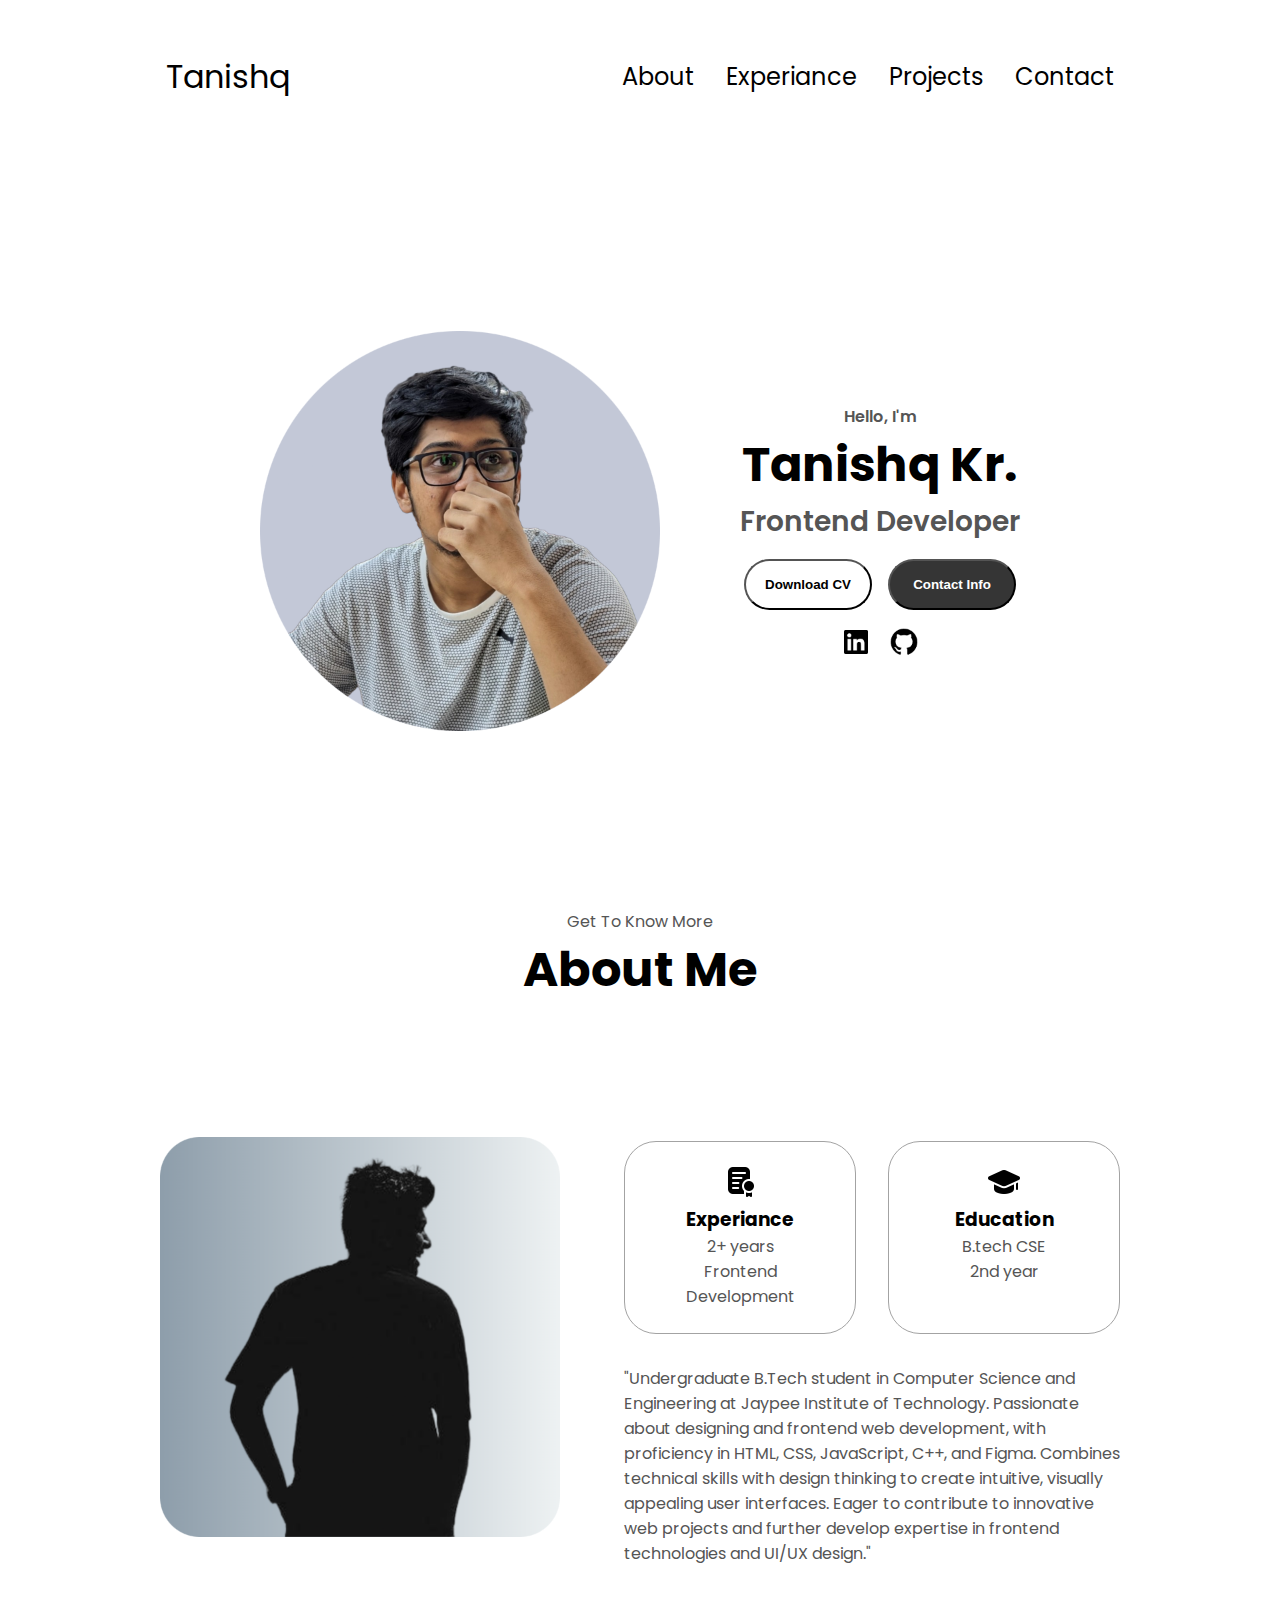
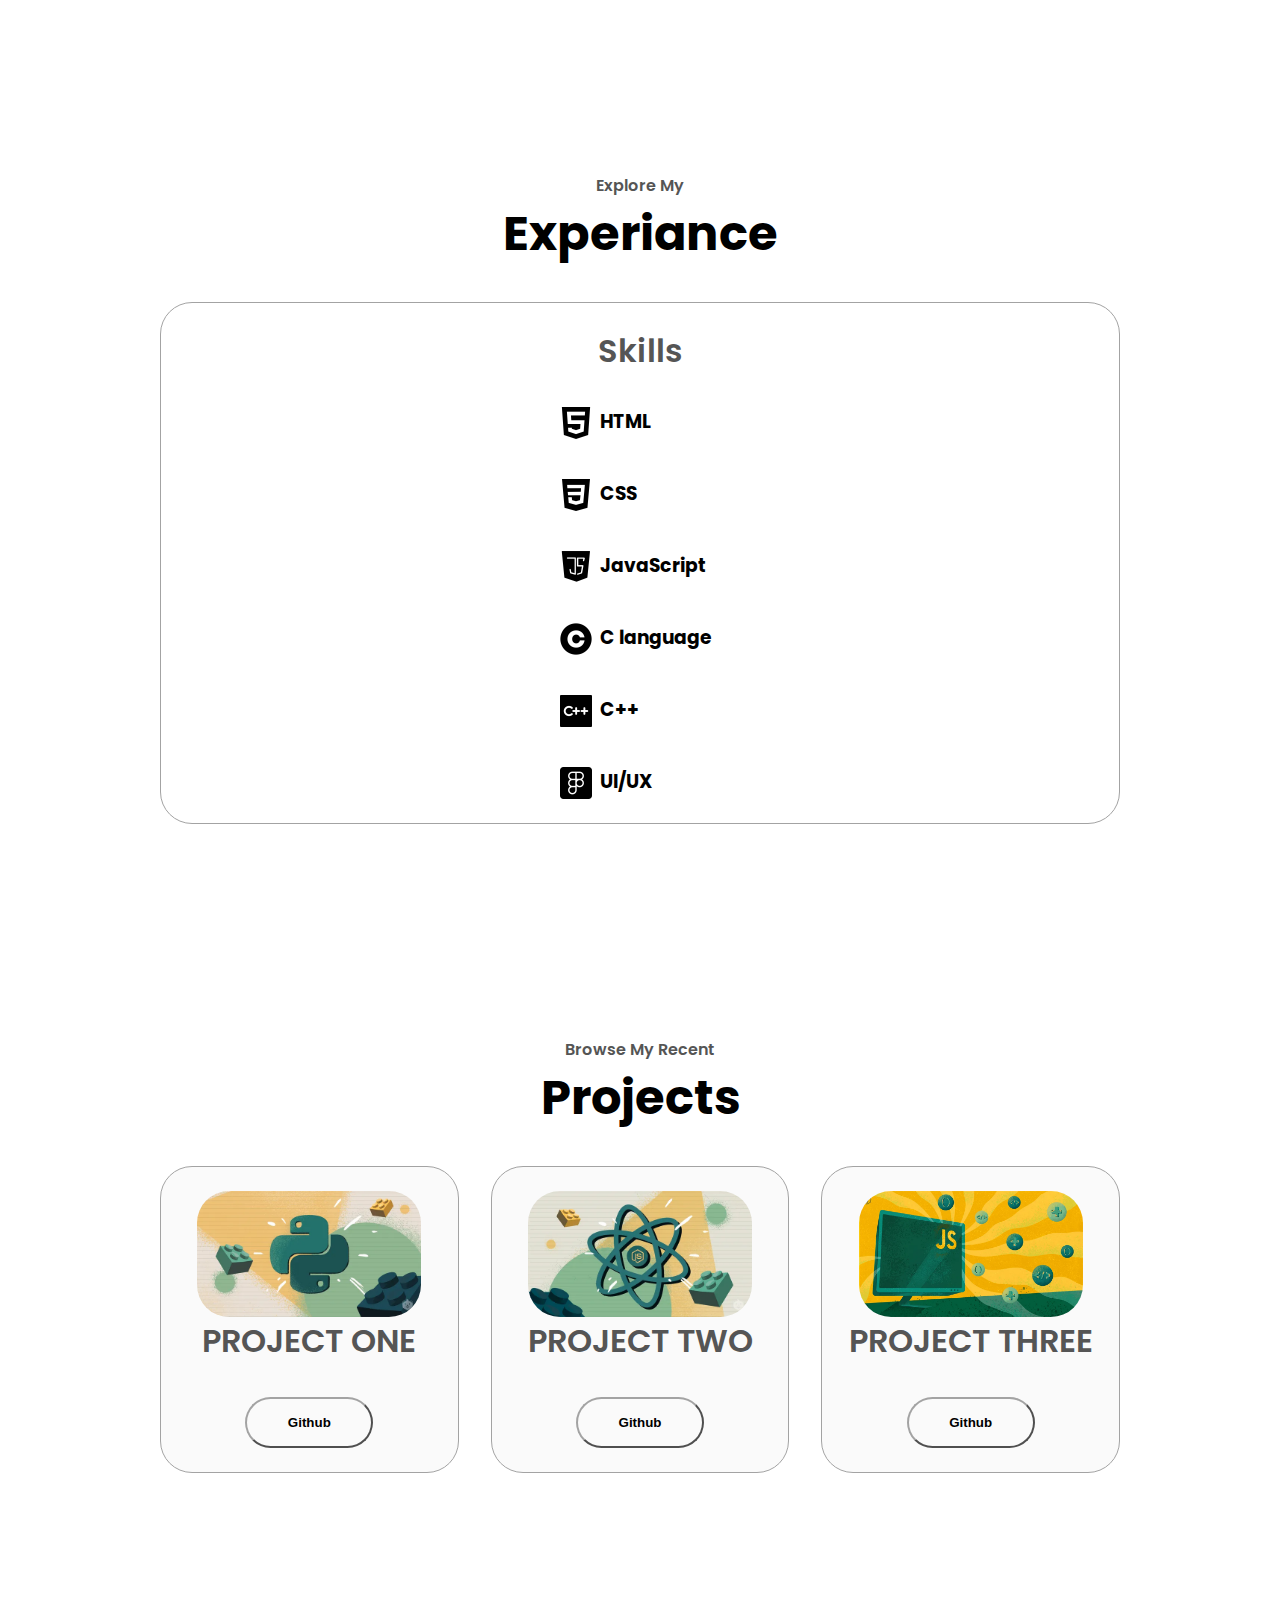
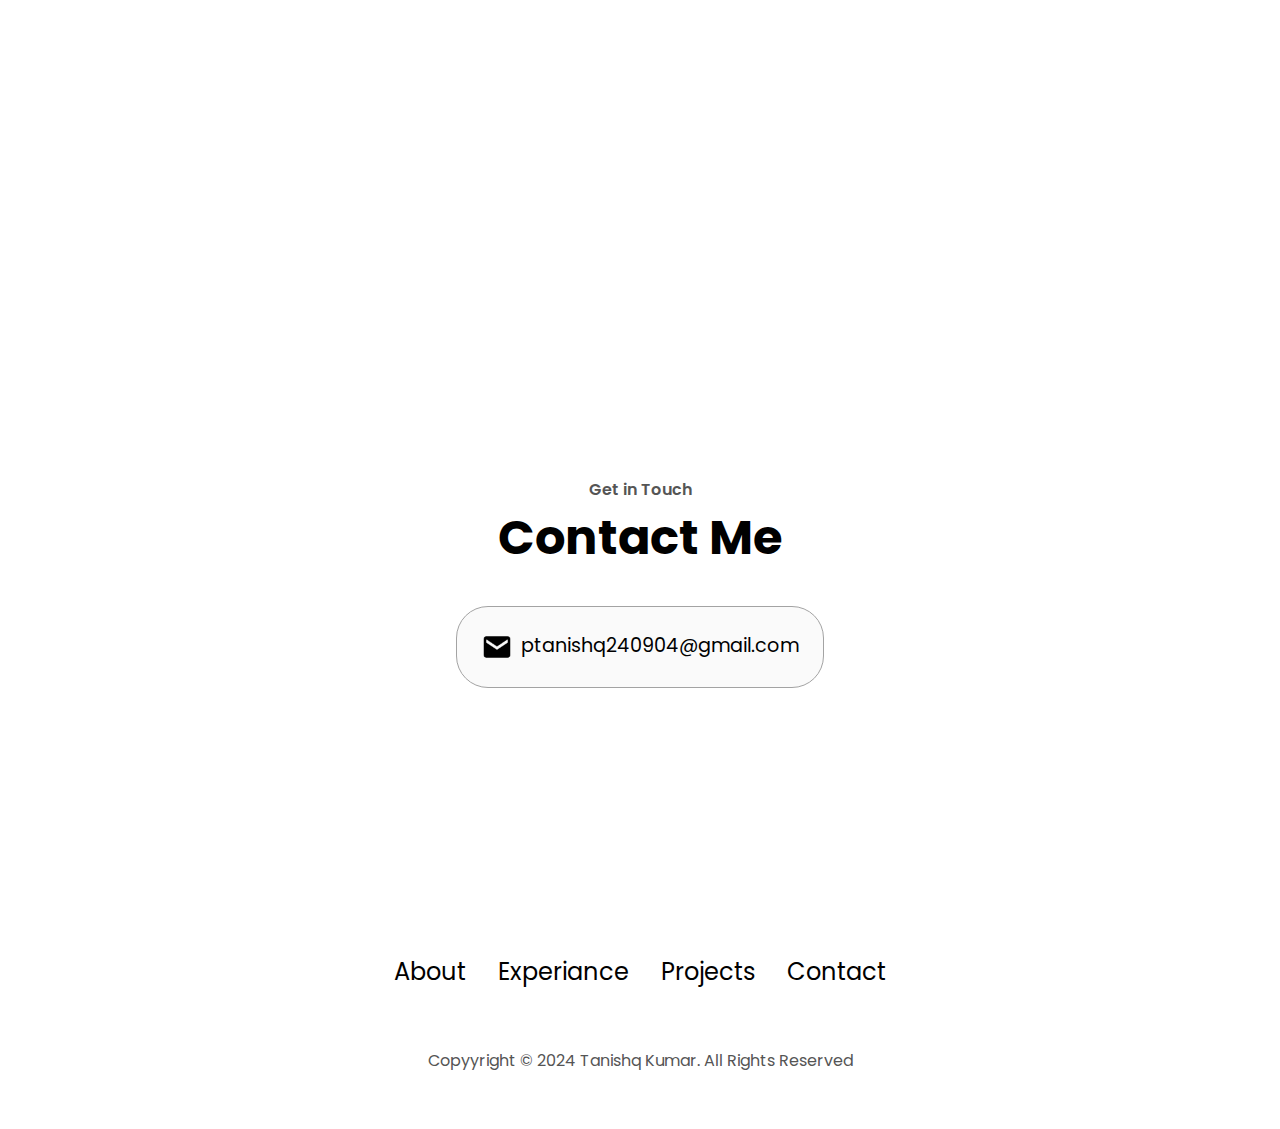
<file: index.html>
<!DOCTYPE html>
<html lang="en">
  <head>
    <meta charset="UTF-8" />
    <meta name="viewport" content="width=device-width, initial-scale=1.0" />
    <title>my portfolio</title>
    <link rel="preconnect" href="https://fonts.googleapis.com" />
    <link rel="preconnect" href="https://fonts.gstatic.com" crossorigin />
    <link
      href="https://fonts.googleapis.com/css2?family=Poppins:ital,wght@0,100;0,200;0,300;0,400;0,500;0,600;0,700;0,800;0,900;1,100;1,200;1,300;1,400;1,500;1,600;1,700;1,800;1,900&display=swap"
      rel="stylesheet"
    />
    <link rel="stylesheet" href="pf.css" />
    <link rel="stylesheet" href="mediaqueries.css" />
  </head>
  <body>
    <nav id="desktop-nav">
      <div class="logo">Tanishq</div>
      <div>
        <ul class="nav-links">
          <li><a href="#">About</a></li>
          <li><a href="#">Experiance</a></li>
          <li><a href="#">Projects</a></li>
          <li><a href="#">Contact</a></li>
        </ul>
      </div>
    </nav>
    <nav id="hamburger-nav">
      <div class="logo">Tanishq</div>
      <div class="hamburger-menu">
        <div class="hamburger-icon" onclick="togglemenu()">
          <span></span>
          <span></span>
          <span></span>
        </div>
        <div class="menu-links">
          <li><a href="#" onclick="togglemenu()">About</a></li>
          <li><a href="#" onclick="togglemenu()">Experiance</a></li>
          <li><a href="#" onclick="togglemenu()">Projects</a></li>
          <li><a href="#" onclick="togglemenu()">Contact</a></li>
        </div>
      </div>
    </nav>
    <section id="profile">
      <div class="section_pic-container">
        <img src="profile-pic (1).png" alt="profile picture" />
      </div>
      <div class="section_text">
        <p class="section_text-p1">Hello, I'm</p>
        <h1 class="title">Tanishq Kr.</h1>
        <p class="section_text-p2">Frontend Developer</p>
        <div class="btn-container">
          <button
            class="btn btn-color-2"
            onclick="window.open('resumeexp.pdf')"
          >
            Download CV
          </button>
          <button class="btn btn-color-1" onclick="location.href='./#contact'">
            Contact Info
          </button>
        </div>
        <div id="social-container">
          <img
            src="linkedin-square-logo-24.png"
            alt="linkedin"
            class="icon"
            onclick="location.href='https://www.linkedin.com/in/tanishq-kumar-894814211/'"
          />
          <img
            src="github-logo-24.png"
            alt="Git-hub"
            class="icon"
            onclick="location.href='https://github.com/TANISHQ-dev2430'"
          />
        </div>
      </div>
    </section>
    <section id="about">
      <p class="section_text_p1">Get To Know More</p>
      <h1 class="title">About Me</h1>
      <div class="section-container">
        <div class="section_pic-container">
          <img src="about-pic.png" alt="myimg-about" class="about-pic" />
        </div>
        <div class="about-details-container">
          <div class="about-container">
            <div class="details-container">
              <img src="certificate.png" alt="experiacne-icon" class="icon" />
              <h3>Experiance</h3>
              <p>
                2+ years <br />
                Frontend Development
              </p>
            </div>
            <div class="details-container">
              <img src="graduation.png" alt="" class="icon" />
              <h3>Education</h3>
              <p>
                B.tech CSE <br />
                2nd year
              </p>
            </div>
          </div>
          <div class="text-container">
            <p>
              "Undergraduate B.Tech student in Computer Science and Engineering
              at Jaypee Institute of Technology. Passionate about designing and
              frontend web development, with proficiency in HTML, CSS,
              JavaScript, C++, and Figma. Combines technical skills with design
              thinking to create intuitive, visually appealing user interfaces.
              Eager to contribute to innovative web projects and further develop
              expertise in frontend technologies and UI/UX design."
            </p>
          </div>
        </div>
      </div>
    </section>
    <section id="experiance">
      <p class="section_text-p1">Explore My</p>
      <h1 class="title">Experiance</h1>
      <div class="experiance-details-container">
        <div class="about-container">
          <div class="details-container">
            <h2 class="experiance-sub-title">Skills</h2>
            <div class="article-container">
              <article>
                <img src="html.png" alt="" class="icon" />
                <h3>HTML</h3>
              </article>
              <article>
                <img src="css-3.png" alt="" class="icon" />
                <h3>CSS</h3>
              </article>
              <article>
                <img src="javascript.png" alt="" class="icon" />
                <h3>JavaScript</h3>
              </article>
              <article>
                <img src="letter-c.png" alt="" class="icon" />
                <h3>C language</h3>
              </article>
              <article>
                <img src="c-logo.png" alt="" class="icon" />
                <h3>C++</h3>
              </article>
              <article>
                <img src="figma.png" alt="" class="icon" />
                <h3>UI/UX</h3>
              </article>
            </div>
          </div>
        </div>
      </div>
    </section>
    <section id="projects">
      <p class="section_text-p1" id="projectp">Browse My Recent</p>
      <h1 class="title">Projects</h1>
      <div class="experiance-details-container">
        <div class="about-container">
        <div class="details-container color-container">
          <div class="article-container">
            <img src="Python-projects-1.webp" alt="" class="project-img" />
          </div>
          <h2 class="experiance-sub-title project title">PROJECT ONE</h2>
          <div class="btn-container">
            <button
              class="btn btn-color-2 project-btn"
              onclick="location.href='https://github.com/'"
            >
              Github
            </button>
          </div>
        </div>
        <div class="details-container color-container">
          <div class="article-container">
            <img src="Javascript-projects--React.webp" alt="" class="project-img" />
          </div>
          <h2 class="experiance-sub-title project title">PROJECT TWO</h2>
          <div class="btn-container">
            <button
              class="btn btn-color-2 project-btn"
              onclick="location.href='https://github.com/'"
            >
              Github
            </button>
          </div>
        </div>
        <div class="details-container color-container">
          <div class="article-container">
            <img src="Javascript-projects-for-beginners-1.webp" alt="" class="project-img" />
          </div>
          <h2 class="experiance-sub-title project title">PROJECT THREE</h2>
          <div class="btn-container">
            <button
              class="btn btn-color-2 project-btn"
              onclick="location.href='https://github.com/'"
            >
              Github
            </button>
          </div>
        </div>
      </div>
      </div>
    </section>
    <section id="contact">
      <p class="section_text-p1">Get in Touch</p>
      <h1 class="title">Contact Me</h1>
      <div class="contact-info-upper-container">
        <div class="contact-info-container">
          <img src="envelope-solid-24.png" alt="" class="icon contact-icon">
          <p><a href="mailto:ptanishq240904@gmail.com">ptanishq240904@gmail.com</a></p>
        </div>
      </div>
    </section>
    <footer>
      <nav>
      <div>
        <ul class="nav-links">
          <li><a href="#">About</a></li>
          <li><a href="#">Experiance</a></li>
          <li><a href="#">Projects</a></li>
          <li><a href="#">Contact</a></li>
        </ul>
      </div>
    </nav>
    <p>Copyyright &#169; 2024 Tanishq Kumar. All Rights Reserved</p>
    </footer>
    <script src="pf.js"></script>
  </body>
</html>
</file>
<file: pf.css>
*{ 
    margin: 0;
    padding: 0;
}

body{ 
    font-family: "poppins";
}

html{ 
    scroll-behavior: smooth;
}
p{ 
    color: rgb(85,85,85);
}

/* nav bar */
a,
.btn{ 
    transition: all 300ms ease;
}
nav,.nav-links{ 
    display: flex;
}

nav{ 
    justify-content:space-around;
    align-items: center;
    height: 17vh;
}

.nav-links{ 
    gap:2rem;
    list-style: none;
    font-size: 1.5rem;
}

a{ 
    color: black;
    text-decoration: none;
    text-decoration-color: white;
}

a:hover{ 
    color:grey;
    text-decoration: underline;
    text-underline-offset: 1rem;
    text-decoration-color: #b5b5b5;
}

.logo{ 
    font-size: 2rem;
    cursor: default;
}
/* hamburger-menu */

#hamburger-nav{ 
    display: none;
}
.hamburger-menu{ 
    position: relative;
    display: inline-block;
    /* z-index: 999; */

}
.hamburger-icon{ 
    display: flex;
    flex-direction: column;
    justify-content: space-between;
    height: 24px;
    width: 30px;
    cursor: pointer;
    /* z-index: 999; */
}
.hamburger-icon span{ 
    width:100%; 
    height: 2px;
    background-color: black;
    transition: all 0.3 ease-in-out;
}
.menu-links{ 
    position: absolute;
    top: 100%;
    right: 0;
    background-color: white;
    width: fit-content;
    max-height: 0;
    overflow: hidden;
    transition: all 0.3 ease-in-out;
}

.menu-links a{ 
    display: block;
    padding: 10px;
    text-align: center;
    font-size: 1.5rem;
    color: black;
    text-decoration: none;
    transition: all 0.3 ease-in-out;
}

.menu-links li{ 
    list-style: none;
}

.menu-links.open{ 
    max-height: 300px;
}

.hamburger-icon.open span:first-child{ 
    transform: rotate(45deg) translate(10px,5px);
}
.hamburger-icon.open span:nth-child(2){ 
    display: none;
}
.hamburger-icon.open span:last-child{ 
    transform: rotate(-45deg) translate(10px,-10px);
}

/* sections */

section{ 
    padding-top: 4vh;
    height: 96vh;
    margin: 0 10rem;
    box-sizing: border-box;
    min-height: fit-content;
}

.section-container{ 
    display: flex;
}

/* profile section */

#profile{ 
    display: flex;
    justify-content: center;
    gap: 5rem;
    height: 80vh;
}

.section_pic-container{ 
    display: flex;
    height: 400px;
    width: 400px;
    margin: auto 0;
}

.section_text{ 
    align-self: center;
    text-align: center;
}
.section_text-p1{ 
    text-align: center;
}

.section_text-p2{ 
    font-size: 1.75rem;
    margin-bottom: 1rem;
    font-weight: 600;   
    /* font-style: bold; */
}
.section_text-p1{ 
    /* font-size: 1.2rem; */
    font-weight: 600;
}

.title{ 
    font-size: 3rem;
    text-align: center;
}

#social-container{ 
    display: flex;
    justify-content: center;
    margin-top: 1rem;
    gap: 1rem;
}

/* icons */

.icon{ 
    cursor: pointer;
    height: 2rem;
}

/* buttons */

.btn-container{ 
    display: flex;
    justify-content: center;
    gap: 1rem;
}
.btn{ 
    font-weight: 600;
    transition: all 300ms ease;
    padding: 1rem;
    width: 8rem;
    border-radius: 2rem;
}

.btn-color-1,.btn-color-2{
    cursor:pointer; 
}

.btn-color-1,.btn-color-2:hover{
    background-color: rgb(53,53,53);
    color: white;
}
.btn-color-1:hover{
    background: rgb(0,0,0);
}
.btn-color-2{
    background: none;
}
.btn-color-2:hover{
    border: rgb(255,255,255) 0.1rem solid;
}

.btn-container{
    gap: 1rem;
}

/* about section */

#about{ 
    position: relative;
}
.section_text_p1{
    display: flex;
    justify-content: center;
}

.about-container{
    gap: 2rem;
    margin-bottom: 2rem;
    margin-top: 2rem;
}

.about-details-container{
    justify-content: center;
    flex-direction: column;
}

.about-container,.about-details-container{
    display: flex; 
}

.about-pic{
    border-radius: 2rem;
}

/* .arrow{
    position:absolute;
    right: -5rem;
    bottom: 2.5rem;
} */

.details-container{ 
    padding: 1.5rem;
    flex: 1;
    background: white;
    border-radius: 2rem;
    border: rgb(53,53,53) 0.1rem solid;
    border-color: rgb(163,163,163);
    text-align: center;
}

.section-container{
    gap: 4rem;
    height: 80%;
}

.section_pic-container{
    height: 400px;
    width: 400px;
    margin: auto 0;
}
/* experiance */
#experiance{
    position: relative;
}

.experiance-sub-title{ 
    display: flex;
    justify-content: center;
    color: rgb(85,85,85);
    font-weight: 600;
    font-size: 2rem;
    margin-bottom: 2rem;
}
.experiance-details-container{ 
    display: flex;
    justify-content: center;
    flex-direction: column;
}
.article-container{ 
    display: flex;
    text-align: initial;
    flex-wrap: wrap;
    flex-direction: row;
    gap: 2.5rem;
    justify-content: space-around;
    flex-direction: column;
    align-items: center;

}
article{ 
    display: flex;
    width: 10rem;
    /* justify-content: space-around; */
    gap: 0.5rem;
    transition: all 0.3 ease-in-out;
    cursor: pointer;

    /* flex-direction: column; */
}
article .icon{
    cursor: default;
}

.article h3{ 
    transition: all 0.3 ease-in-out;
}

article:hover{
    color: rgb(163,163,163);
    cursor: pointer;
}

/* PROJECT SECTION */

/* #projectp{
    padding-top: 20vh;
} */

#projects{
    position: relative;
}

.color-container{
    border-color: rgb(163,163,163);
    background: rgb(250, 250, 250);
}

.project-img{
    border-radius:2rem;
    width: 90%;
    height: 90%;
}

.project-title{
    margin: 1rem;
    color: black;
}

.project-btn{
    color: black;
    border-color: rgb(163,163,163);
}

/* contact page */

#contact{
    display: flex;
    justify-content: center;
    flex-direction: column;
    height: 70vh;
}

.contact-info-upper-container{
    display: flex;
    justify-content: center;
    border-radius: 2rem;
    border: rgb(53,53,53) 0.1rem solid;
    border-color: rgb(163,163,163);
    background: rgb(250, 250, 250);
    margin: 2rem auto;
    padding: 0.5rem;
}

.contact-info-container{
    display: flex;
    /* align-items: center; */
    /* justify-content: center; */
    gap: 0.5rem;
    margin: 1rem;
}

.contact-info-container p{
    font-size: larger;
}

.contact-icon{
    cursor: default;
    /* height: 2rem; */
}

.email-icon{
    height: 2.5rem;
}

/* footer */

footer{
    height: 26vh;
    margin: 0 1rem;
}

footer p{
    text-align: center;
}
</file>
<file: mediaqueries.css>
@media screen and(max-width:1400px){
    #profile  {
        height: 83vh;
        margin-bottom: 6rem;
    }
    .about-container{
        flex-wrap: wrap;
    }
}


@media screen and (max-width:1050px){ 
    #desktop-nav{ 
        display: none;
    }
    #hamburger-nav{ 
        display: flex;
    }
    #experience,.experiance-container{
        margin-top: 2rem;
    }
    #profile,.section-container{
        display: block;
    }
    section,.section-container{
        height: fit-content;
    }
    section{
        margin: 0 5%;
    }
    .section_pic-container{
        width: 275px;
        height: 275px;
        margin: 0 auto 2rem;
    }
    .about-container{
        margin-top: 0;
    }

}

@media screen and (max-width: 600px) {
    #contact,footer{
        height: 40vh;
    }
    #profile{
        height: 83vh;
        margin-bottom: 0;
    }
    article {
        font-size: 1rem;
    }
    footer nav{
        height: fit-content;
        margin-bottom: 2rem;
    }
    .about-container,.contact-info-upper-container,.btn-container{
        flex-wrap: wrap;
    }
    .contact-info-container{
        margin: 0;
    }
    .contact-info-container p,.nav-links li a{
        font-size: 1rem;
    }
    .experiance-sub-title{
        font-size: 1.5rem;
    }
    .nav-links{
        flex-direction: column;
        gap: 0.5rem;
        text-align: center;
    }
    .section_pic-container{
        width: auto;
        height: 46vw;
        justify-content: center;
    }
    .section_text-p2{
        font-size: 1.25rem;
    }
    .title{
        font-size: 2rem;
    }
    .text-container{
        text-align: justify;
    }
    
}
</file>
